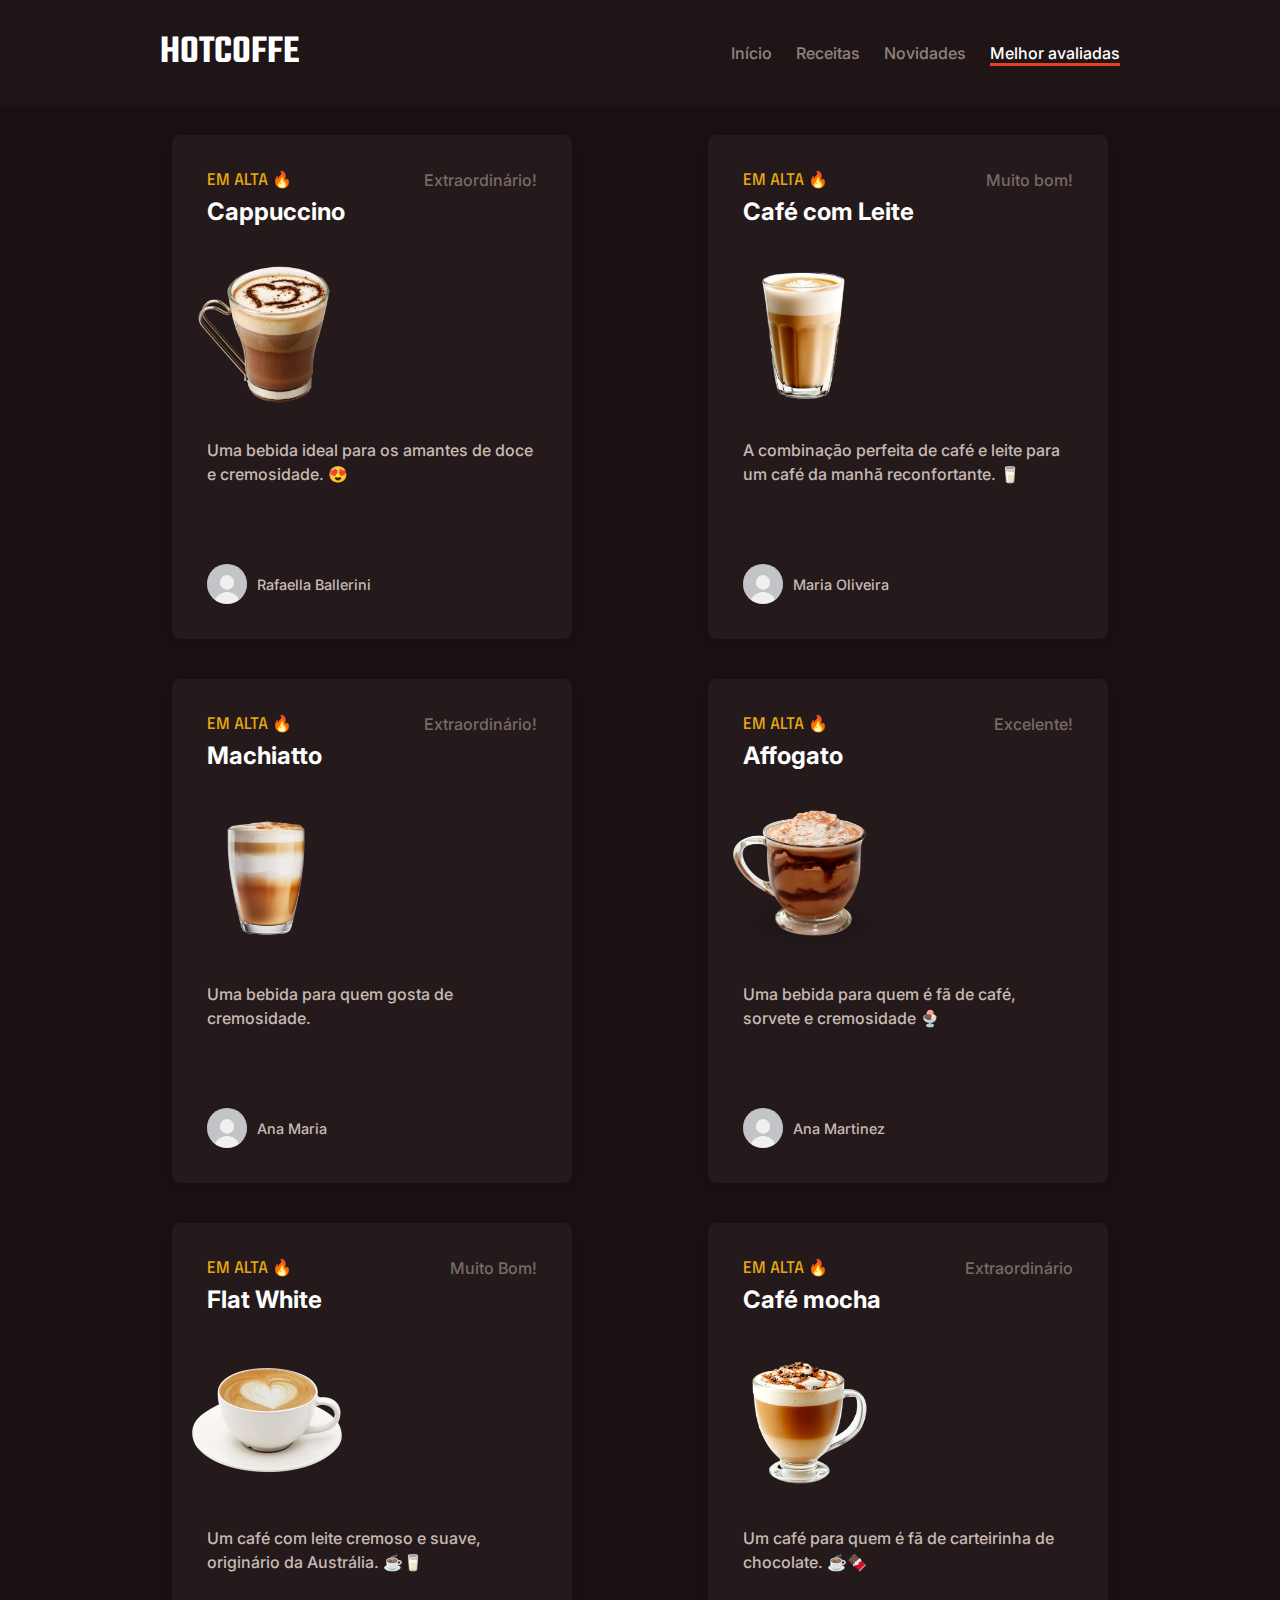
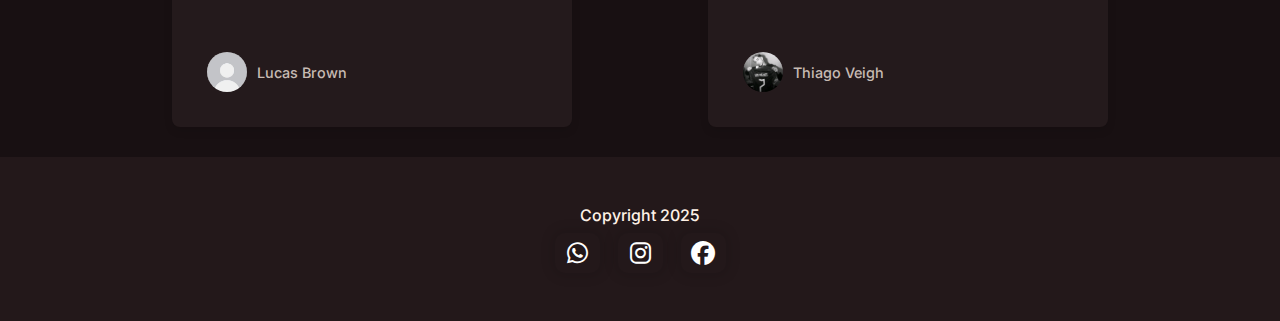
<file: melhor-avaliadas.html>
<!DOCTYPE html>
<html lang="pt-br">
<head>
    <meta charset="UTF-8">
    <meta name="viewport" content="width=device-width, initial-scale=1.0">
    <title>HotCoffee</title>
    <link rel="stylesheet" type="text/css" href="style4.css">
    <!-- Link para o Font Awesome (ícones) -->
    <link rel="stylesheet" href="https://cdnjs.cloudflare.com/ajax/libs/font-awesome/6.7.2/css/all.min.css" integrity="sha512-Evv84Mr4kqVGRNSgIGL/F/aIDqQb7xQ2vcrdIwxfjThSH8CSR7PBEakCr51Ck+w+/U6swU2Im1vVX0SVk9ABhg==" crossorigin="anonymous" referrerpolicy="no-referrer" />
    <!-- Importação do jQuery -->
    <script src="https://cdnjs.cloudflare.com/ajax/libs/jquery/3.7.1/jquery.min.js" integrity="sha512-v2CJ7UaYy4JwqLDIrZUI/4hqeoQieOmAZNXBeQyjo21dadnwR+8ZaIJVT8EE2iyI61OV8e6M8PP2/4hpQINQ/g==" crossorigin="anonymous" referrerpolicy="no-referrer"></script>
</head>

<body>
    <header>
        <nav class="navbar">
            <span class="logo">hotcoffe<a name="#home"></a></span>
            <ul class="menu">
                <li class="menu-item">
                    <a href="index.html">Início</a>
                </li>
                <li class="menu-item">
                    <a href='index.html'>Receitas</a>
                </li>
                <li class="menu-item">
                    <a href="Novidades.html">Novidades</a>
                </li>
                <li class="menu-item active">
                    <a href="melhor-avaliadas.html">Melhor avaliadas</a>
                </li>
            </ul>

            <button class="btn-mobile">
                <i class="fa-solid fa-bars"></i>
            </button>
        </nav>

        <div class="menu-mobile">
            <ul class="mobile-nav-list">
                <li class="menu-item">
                    <a href="index.html">Início</a>
                </li>
                <li class="menu-item">
                    <a href='index.html'>Receitas</a>
                </li>
                <li class="menu-item">
                    <a href="Novidades.html">Novidades</a>
                </li>
                <li class="menu-item active">
                    <a href="melhor-avaliadas.html">Melhor avaliadas</a>
                </li>
            </ul>
        </div>

    </header>
    
    <main class="content">
        <!-- Receita 1: Americano -->
        <section class="receitas">
            <div class="receitas-card-container">
                <div class="receitas-card">
                    <header class="receitas-card-cabecalho">
                        <div class="receitas-card-cabecalho-detalhes">
                            <span class="destaque amarelo">em alta 🔥</span>
                            <h3 class="receita-titulo">Cappuccino</h3>
                        </div>
                        <p class="receita-avaliacao">Extraordinário!</p>
                    </header>
                    <img class="receita-imagem" src="Cappuccino.png" />
                    <p class="receita-descricao">Uma bebida ideal para os amantes de doce e cremosidade. 😍</p>

                    <div class="receita-ingredientes">
                        <h4>Ingredientes:</h4>
                        <ul>
                            <li>1 dose de espresso</li>
                            <li>100ml de leite vaporizado</li>
                            <li>Espuma de leite</li>
                            <li>Chocolate em pó (opcional)</li>
                        </ul>
                    </div>
                    
                    <div class="receita-preparo">
                        <h4>Modo de Preparo:</h4>
                        <ol>
                            <li>Prepare uma dose de espresso.</li>
                            <li>Vaporize o leite até ficar cremoso.</li>
                            <li>Despeje o leite vaporizado sobre o espresso.</li>
                            <li>Adicione a espuma de leite por cima.</li>
                            <li>Polvilhe com chocolate em pó, se desejar.</li>
                        </ol>
                    </div>

                    <div class="receita-autor">
                        <img src="Avatar-3.jpg" />
                        <span class="receita-autor-nome">Rafaella Ballerini</span>
                    </div>
                </div>
            </div>
        
        <!-- Receita 2: Café com Leite -->
            <div class="receitas-card-container">
                <div class="receitas-card">
                    <header class="receitas-card-cabecalho">
                        <div class="receitas-card-cabecalho-detalhes">
                            <span class="destaque amarelo">em alta 🔥</span>
                            <h3 class="receita-titulo">Café com Leite</h3>
                        </div>
                        <p class="receita-avaliacao">Muito bom!</p>
                    </header>
                    <img class="receita-imagem" src="Café-com-leite.png" />
                    <p class="receita-descricao">A combinação perfeita de café e leite para um café da manhã reconfortante. 🥛</p>
                    <div class="receita-ingredientes">
                        <h4>Ingredientes:</h4>
                        <ul>
                            <li>Café coado ou espresso</li>
                            <li>Leite quente ou em pó</li>
                        </ul>
                    </div>
                    <div class="receita-preparo">
                        <h4>Modo de Preparo:</h4>
                        <ol>
                            <li>Prepare o café ou espresso.</li>
                            <li>Aqueça o leite (sem vaporizar).</li>
                            <li>Misture o café e o leite em partes iguais.</li>
                        </ol>
                    </div>
                    <div class="receita-autor">
                        <img src="Avatar-3.jpg" />
                        <span class="receita-autor-nome">Maria Oliveira</span>
                    </div>
                </div>
            </div>

            <div class="receitas-card-container">
                <div class="receitas-card">
                    <header class="receitas-card-cabecalho">
                        <div class="receitas-card-cabecalho-detalhes">
                            <span class="destaque amarelo">em alta 🔥</span>
                            <h3 class="receita-titulo">Machiatto</h3>
                        </div>
                        <p class="receita-avaliacao">Extraordinário!</p>
                    </header>
                    <img class="receita-imagem" src="Macchiato.png" />
                    <p class="receita-descricao">Uma bebida para quem gosta de cremosidade.</p>
                    <div class="receita-ingredientes">
                        <h4>Ingredientes:</h4>
                        <ul>
                            <li>Café espresso</li>
                            <li>100ml de leite vaporizado ou espuma</li>
                        </ul>
                    </div>
                    <div class="receita-preparo">
                        <h4>Modo de Preparo:</h4>
                        <ol>
                            <li>Prepare uma dose de espresso.</li>
                            <li>Adicione uma pequena quantidade de 
                                espuma de leite sobre o espresso.</li>
                        </ol>
                    </div>
                    <div class="receita-autor">
                        <img src="Avatar-3.jpg" />
                        <span class="receita-autor-nome">Ana Maria</span>
                    </div>
                </div>
            </div>

        <!-- Receita 4: Affogato -->
            <div class="receitas-card-container">
                <div class="receitas-card">
                    <header class="receitas-card-cabecalho">
                        <div class="receitas-card-cabecalho-detalhes">
                            <span class="destaque amarelo">em alta 🔥</span>
                            <h3 class="receita-titulo">Affogato</h3>
                        </div>
                        <p class="receita-avaliacao">Excelente!</p>
                    </header>
                    <img class="receita-imagem" src="Café-affogato.png" />
                    <p class="receita-descricao">Uma bebida para quem é fã de café, sorvete e cremosidade 🍨</p>
                    <div class="receita-ingredientes">
                        <h4>Ingredientes:</h4>
                        <ul>
                            <li>6 colheres (sopa) de café moído para prensa francesa</li>
                            <li>300 ml de água filtrada</li>
                        </ul>
                    </div>
                    <div class="receita-preparo">
                        <h4>Modo de Preparo:</h4>
                        <ol>
                            <li>Coloque o sorvete em uma tigela ou copo.</li>
                            <li>Despeje o espresso quente sobre o sorvete.</li>
                        </ol>
                    </div>
                    <div class="receita-autor">
                        <img src="Avatar-3.jpg" />
                        <span class="receita-autor-nome">Ana Martinez</span>
                    </div>
                </div>
            </div>

        <!-- Receita 5: Flat White -->
            <div class="receitas-card-container">
                <div class="receitas-card">
                    <header class="receitas-card-cabecalho">
                        <div class="receitas-card-cabecalho-detalhes">
                            <span class="destaque amarelo">em alta 🔥</span>
                            <h3 class="receita-titulo">Flat White</h3>
                        </div>
                        <p class="receita-avaliacao">Muito Bom!</p>
                    </header>
                    <img class="receita-imagem" src="Café-flat-white.png" />
                    <p class="receita-descricao">Um café com leite cremoso e suave, originário da Austrália. ☕🥛</p>
                    <div class="receita-ingredientes">
                        <h4>Ingredientes:</h4>
                        <ul>
                            <li>60 ml de café expresso-duplo</li>
                            <li>90 ml de leite vaporizado</li>
                        </ul>
                    </div>
                    <div class="receita-preparo">
                        <h4>Modo de Preparo:</h4>
                        <ol>
                            <li>Prepare uma dose de espresso.</li>
                            <li>Vaporize o leite até ficar cremoso, com pouca espuma.</li>
                            <li>Despeje o leite sobre o espresso, criando uma textura suave.</li>
                        </ol>
                    </div>
                    <div class="receita-autor">
                        <img src="Avatar-3.jpg" />
                        <span class="receita-autor-nome">Lucas Brown</span>
                    </div>
                </div>
            </div>

            <div class="receitas-card-container">
                <div class="receitas-card">
                    <header class="receitas-card-cabecalho">
                        <div class="receitas-card-cabecalho-detalhes">
                            <span class="destaque amarelo">em alta 🔥</span>
                            <h3 class="receita-titulo">Café mocha</h3>
                        </div>
                        <p class="receita-avaliacao">Extraordinário</p>
                    </header>
                    <img class="receita-imagem" src="Mocha.png" />
                    <p class="receita-descricao">Um café para quem é fã de carteirinha de chocolate. ☕🍫</p>

                    <div class="receita-ingredientes">
                        <h4>Ingredientes:</h4>
                        <ul>
                            <li>Café espresso</li>
                            <li>Leite vaporizado</li>
                            <li>Chocolate (em pó ou calda)</li>
                            <li>Chantilly (opcional)</li>
                            <li>Cacau (opcional)</li>
                        </ul>
                    </div>
                    <div class="receita-preparo">
                        <h4>Modo de Preparo:</h4>
                        <ol>
                            <li>Misture o chocolate com o espresso até dissolver.</li>
                            <li>Vaporize o leite e adicione à mistura de café e chocolate.</li>
                            <li>Finalize com chantilly e uma pitada de cacau.</li>
                        </ol>
                    </div>
                    <div class="receita-autor">
                        <img src="Avatar-2.jpg" />
                        <span class="receita-autor-nome">Thiago Veigh</span>
                    </div>
                </div>
            </div>
        </section>
    </main>
    <footer>
        <p class="footer-copy">Copyright 2025</p>
        <div class="social-media-buttons">
            <a href="">
                <i class="fa-brands fa-whatsapp"></i>
            </a>
    
            <a href="">
                <i class="fa-brands fa-instagram"></i>
            </a>
    
            <a href="">
                <i class="fa-brands fa-facebook"></i>
            </a>
        </div>
    </footer>
    <script src="script.js"></script>
</body>
</html>
</file>
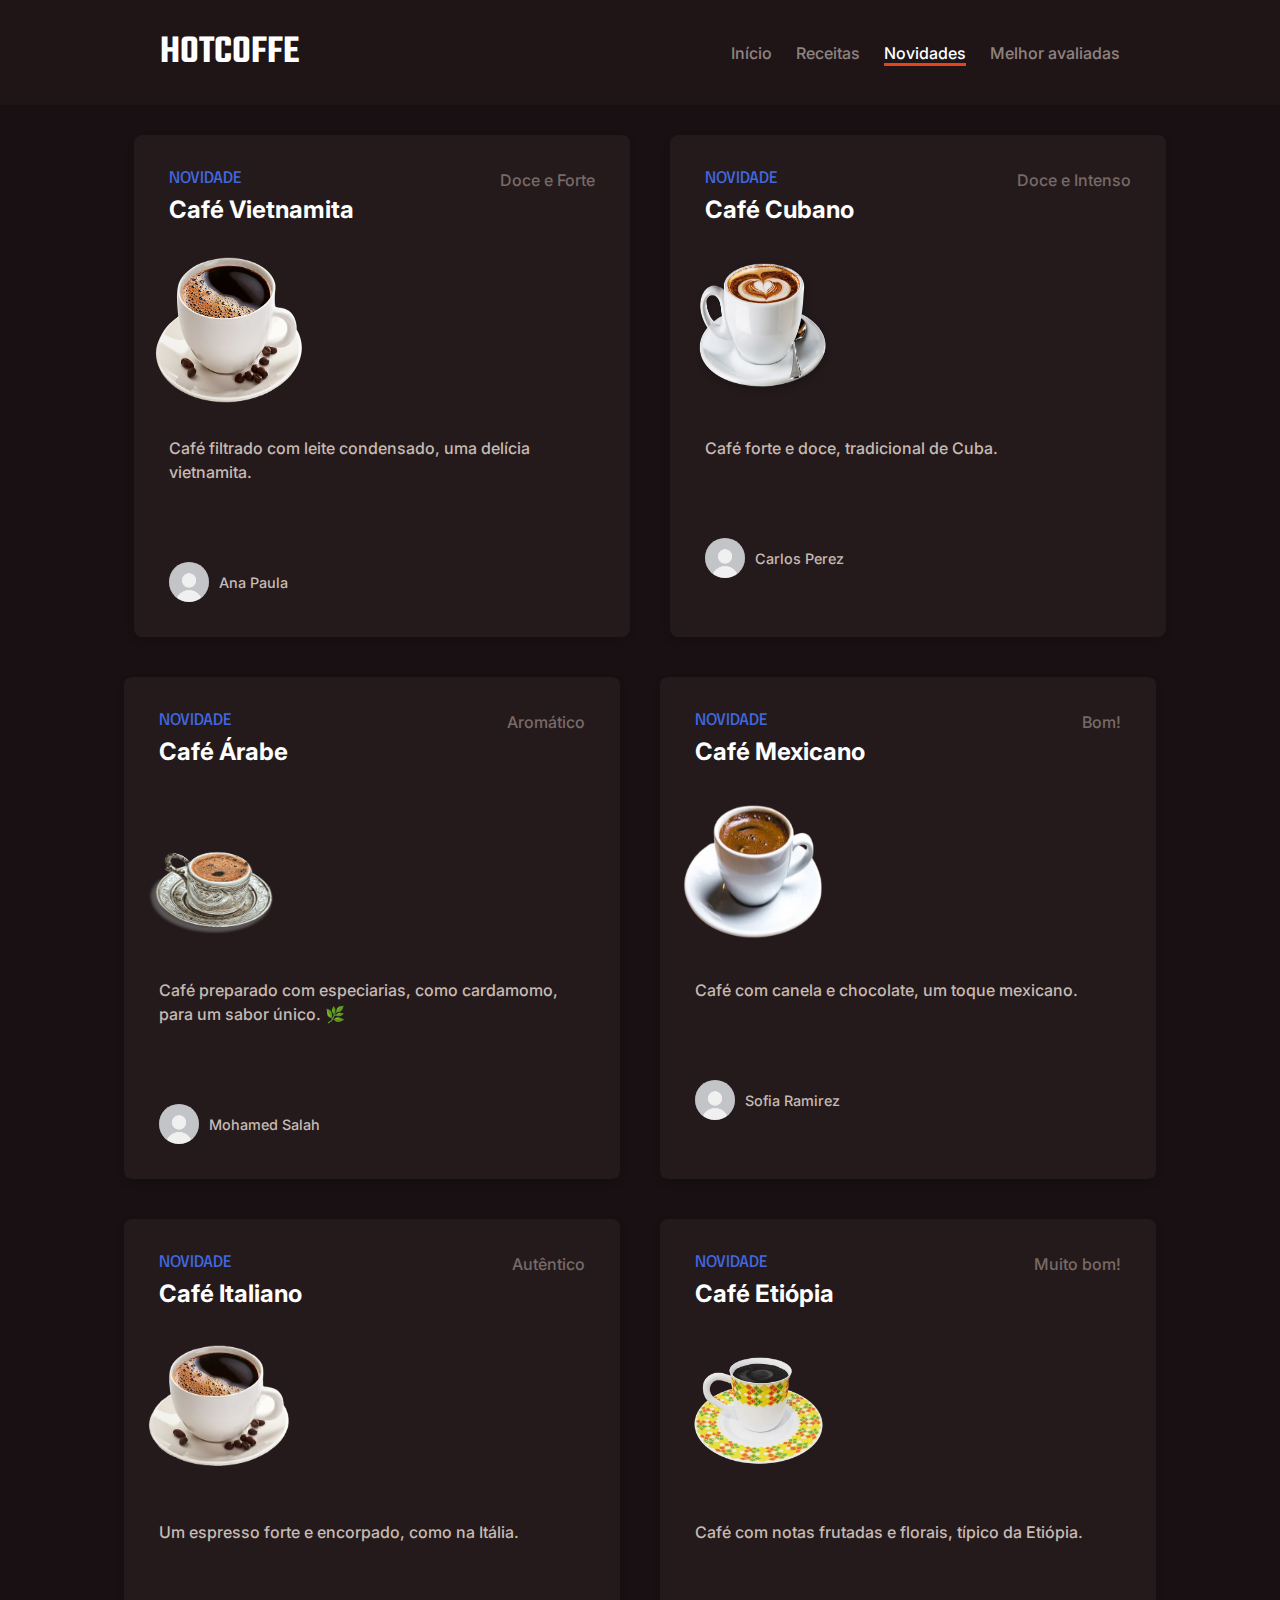
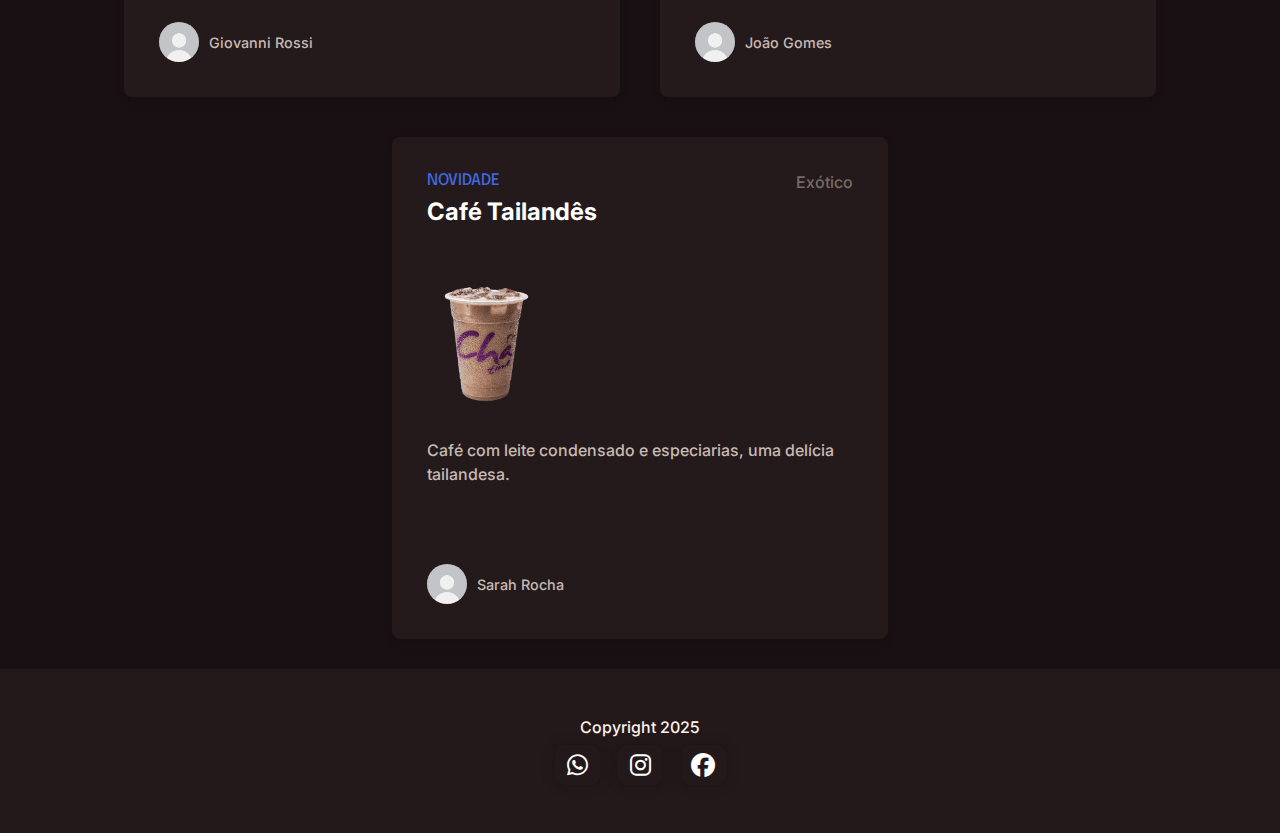
<file: Novidades.html>
<!DOCTYPE html>
<html lang="pt-br">
<head>
    <meta charset="UTF-8">
    <meta name="viewport" content="width=device-width, initial-scale=1.0">
    <title>HotCoffee</title>
    <link rel="stylesheet" type="text/css" href="style3.css">
    <!-- Link para o Font Awesome (ícones) -->
    <link rel="stylesheet" href="https://cdnjs.cloudflare.com/ajax/libs/font-awesome/6.7.2/css/all.min.css" integrity="sha512-Evv84Mr4kqVGRNSgIGL/F/aIDqQb7xQ2vcrdIwxfjThSH8CSR7PBEakCr51Ck+w+/U6swU2Im1vVX0SVk9ABhg==" crossorigin="anonymous" referrerpolicy="no-referrer" />
    <!-- Importação do jQuery -->
    <script src="https://cdnjs.cloudflare.com/ajax/libs/jquery/3.7.1/jquery.min.js" integrity="sha512-v2CJ7UaYy4JwqLDIrZUI/4hqeoQieOmAZNXBeQyjo21dadnwR+8ZaIJVT8EE2iyI61OV8e6M8PP2/4hpQINQ/g==" crossorigin="anonymous" referrerpolicy="no-referrer"></script>
</head>
<body>
    <header>
        <nav class="navbar">
            <span class="logo">hotcoffe<a name="#home"></a></span>
            <ul class="menu">
                <li class="menu-item">
                    <a href="index.html">Início</a>
                </li>
                <li class="menu-item">
                    <a href='index.html'>Receitas</a>
                </li>
                <li class="menu-item active">
                    <a href="Novidades.html">Novidades</a>
                </li>
                <li class="menu-item">
                    <a href="melhor-avaliadas.html">Melhor avaliadas</a>
                </li>
            </ul>

            <button class="btn-mobile">
                <i class="fa-solid fa-bars"></i>
            </button>
        </nav>

        <div class="menu-mobile">
            <ul class="mobile-nav-list">
                <li class="menu-item">
                    <a href="index.html">Início</a>
                </li>
                <li class="menu-item">
                    <a href='index.html'>Receitas</a>
                </li>
                <li class="menu-item active">
                    <a href="Novidades.html">Novidades</a>
                </li>
                <li class="menu-item">
                    <a href="melhor-avaliadas.html">Melhor avaliadas</a>
                </li>
            </ul>
        </div>
    </header>
    <main class="content">
        <!-- Receita 7: Café Vietnamita -->
        <section class="receitas"> <a name="receitas"></a>
            <div class="receitas-card-container" >
                <div class="receitas-card">
                    <header class="receitas-card-cabecalho">
                        <div class="receitas-card-cabecalho-detalhes">
                            <span class="destaque azul">novidade</span>
                            <h3 class="receita-titulo">Café Vietnamita</h3>
                        </div>
                        <p class="receita-avaliacao">Doce e Forte</p>
                    </header>
                    <img class="receita-imagem" src="Café-vietnamita.png"/>
                    <p class="receita-descricao">Café filtrado com leite condensado, uma delícia vietnamita.</p>
                    <div class="receita-ingredientes">
                        <h4>Ingredientes:</h4>
                        <ul>
                            <li>Café forte</li>
                            <li>Leite condesado</li>
                            <li>Gelo</li>
                        </ul>
                    </div>
                    <div class="receita-preparo">
                        <h4>Modo de Preparo:</h4>
                        <ol>
                            <li>Prepare uma dose de espresso.</li>
                            <li>Vaporize o leite até ficar cremoso.</li>
                            <li>Despeje o leite vaporizado sobre o espresso.</li>
                            <li>Adicione a espuma de leite por cima.</li>
                            <li>Polvilhe com chocolate em pó, se desejar.</li>
                        </ol>
                    </div>
                    <div class="receita-autor">
                        <img src="Avatar-3.jpg" />
                        <span class="receita-autor-nome">Ana Paula</span>
                    </div>
                </div>
            </div>

        <!-- Receita 8: Café Cubano -->
            <div class="receitas-card-container">
                <div class="receitas-card">
                    <header class="receitas-card-cabecalho">
                        <div class="receitas-card-cabecalho-detalhes">
                            <span class="destaque azul">novidade</span>
                            <h3 class="receita-titulo">Café Cubano</h3>
                        </div>
                        <p class="receita-avaliacao">Doce e Intenso</p>
                    </header>
                    <img class="receita-imagem" src="Café-cubano.png"/>
                    <p class="receita-descricao">Café forte e doce, tradicional de Cuba.</p>
                    <div class="receita-ingredientes">
                        <h4>Ingredientes:</h4>
                        <ul>
                            <li>Café espresso</li>
                            <li>Açúcar</li>
                        </ul>
                    </div>
                    <div class="receita-preparo">
                        <h4>Modo de Preparo:</h4>
                        <ol>
                            <li>Prepare uma dose de espresso.</li>
                            <li>Vaporize o leite até ficar cremoso.</li>
                            <li>Despeje o leite vaporizado sobre o espresso.</li>
                            <li>Adicione a espuma de leite por cima.</li>
                            <li>Polvilhe com chocolate em pó, se desejar.</li>
                        </ol>
                    </div>
                    <div class="receita-autor">
                        <img src="Avatar-3.jpg" />
                        <span class="receita-autor-nome">Carlos Perez</span>
                    </div>
                </div>
            </div>

        <!-- Receita 9: Café Árabe -->
            <div class="receitas-card-container">
                <div class="receitas-card">
                    <header class="receitas-card-cabecalho">
                        <div class="receitas-card-cabecalho-detalhes">
                            <span class="destaque azul">novidade</span>
                            <h3 class="receita-titulo">Café Árabe</h3>
                        </div>
                        <p class="receita-avaliacao">Aromático</p>
                    </header>
                    <img class="receita-imagem" src="Café-árabe.png"/>
                    <p class="receita-descricao">Café preparado com especiarias, como cardamomo, para um sabor único. 🌿</p>
                    <div class="receita-ingredientes">
                        <h4>Ingredientes:</h4>
                        <ul>
                            <li>Café moído grosseiramente</li>
                            <li>Cardamomo</li>
                            <li>Água</li>
                            <li>Açúcar</li>
                        </ul>
                    </div>
                    <div class="receita-preparo">
                        <h4>Modo de Preparo:</h4>
                        <ol>
                            <li>Prepare uma dose de espresso.</li>
                            <li>Vaporize o leite até ficar cremoso.</li>
                            <li>Despeje o leite vaporizado sobre o espresso.</li>
                            <li>Adicione a espuma de leite por cima.</li>
                            <li>Polvilhe com chocolate em pó, se desejar.</li>
                        </ol>
                    </div>
                    <div class="receita-autor">
                        <img src="Avatar-3.jpg" />
                        <span class="receita-autor-nome">Mohamed Salah</span>
                    </div>
                </div>
            </div>

        <!-- Receita 10: Café Mexicano -->
            <div class="receitas-card-container">
                <div class="receitas-card">
                    <header class="receitas-card-cabecalho">
                        <div class="receitas-card-cabecalho-detalhes">
                            <span class="destaque azul">novidade</span>
                            <h3 class="receita-titulo">Café Mexicano</h3>
                        </div>
                        <p class="receita-avaliacao">Bom!</p>
                    </header>
                    <img class="receita-imagem" src="Café-mexicano.png"/>
                    <p class="receita-descricao">Café com canela e chocolate, um toque mexicano.</p>
                    <div class="receita-ingredientes">
                        <h4>Ingredientes:</h4>
                        <ul>
                            <li>Café</li>
                            <li>Açúcar mascavo</li>
                            <li>Canela</li>
                            <li>Água</li>
                        </ul>
                    </div>
                    <div class="receita-preparo">
                        <h4>Modo de Preparo:</h4>
                        <ol>
                            <li>Prepare uma dose de espresso.</li>
                            <li>Vaporize o leite até ficar cremoso.</li>
                            <li>Despeje o leite vaporizado sobre o espresso.</li>
                            <li>Adicione a espuma de leite por cima.</li>
                            <li>Polvilhe com chocolate em pó, se desejar.</li>
                        </ol>
                    </div>
                    <div class="receita-autor">
                        <img src="Avatar-3.jpg" />
                        <span class="receita-autor-nome">Sofia Ramirez</span>
                    </div>
                </div>
            </div>

        <!-- Receita 11: Café Italiano -->
            <div class="receitas-card-container">
                <div class="receitas-card">
                    <header class="receitas-card-cabecalho">
                        <div class="receitas-card-cabecalho-detalhes">
                            <span class="destaque azul">novidade</span>
                            <h3 class="receita-titulo">Café Italiano</h3>
                        </div>
                        <p class="receita-avaliacao">Autêntico</p>
                    </header>
                    <img class="receita-imagem" src="Café-italiano.png"/>
                    <p class="receita-descricao">Um espresso forte e encorpado, como na Itália.</p>
                    <div class="receita-ingredientes">
                        <h4>Ingredientes:</h4>
                        <ul>
                            <li>Café espresso</li>
                            <li>Chocolate em pó</li>
                            <li>Espuma de leite</li>
                        </ul>
                    </div>
                    <div class="receita-preparo">
                        <h4>Modo de Preparo:</h4>
                        <ol>
                            <li>Prepare uma dose de espresso.</li>
                            <li>Vaporize o leite até ficar cremoso.</li>
                            <li>Despeje o leite vaporizado sobre o espresso.</li>
                            <li>Adicione a espuma de leite por cima.</li>
                            <li>Polvilhe com chocolate em pó, se desejar.</li>
                        </ol>
                    </div>
                    <div class="receita-autor">
                        <img src="Avatar-3.jpg" />
                        <span class="receita-autor-nome">Giovanni Rossi</span>
                    </div>
                </div>
            </div>

        <!-- Receita 12: Café Ethiopian -->
            <div class="receitas-card-container">
                <div class="receitas-card">
                    <header class="receitas-card-cabecalho">
                        <div class="receitas-card-cabecalho-detalhes">
                            <span class="destaque azul">novidade</span>
                            <h3 class="receita-titulo">Café Etiópia</h3>
                        </div>
                        <p class="receita-avaliacao">Muito bom!</p>
                    </header>
                    <img class="receita-imagem" src="Café-etiópia.png"/>
                    <p class="receita-descricao">Café com notas frutadas e florais, típico da Etiópia.</p>
                    <div class="receita-ingredientes">
                        <h4>Ingredientes:</h4>
                        <ul>
                            <li>Café espresso</li>
                            <li>Açúcar</li>
                        </ul>
                    </div>
                    <div class="receita-preparo">
                        <h4>Modo de Preparo:</h4>
                        <ol>
                            <li>Prepare uma dose de espresso.</li>
                            <li>Vaporize o leite até ficar cremoso.</li>
                            <li>Despeje o leite vaporizado sobre o espresso.</li>
                            <li>Adicione a espuma de leite por cima.</li>
                            <li>Polvilhe com chocolate em pó, se desejar.</li>
                        </ol>
                    </div>
                    <div class="receita-autor">
                        <img src="Avatar-3.jpg" />
                        <span class="receita-autor-nome">João Gomes</span>
                    </div>
                </div>
            </div>

        <!-- Receita 13: Café Thai -->
            <div class="receitas-card-container">
                <div class="receitas-card">
                    <header class="receitas-card-cabecalho">
                        <div class="receitas-card-cabecalho-detalhes">
                            <span class="destaque azul">novidade</span>
                            <h3 class="receita-titulo">Café Tailandês</h3>
                        </div>
                        <p class="receita-avaliacao">Exótico</p>
                    </header>
                    <img class="receita-imagem" src="Café-tailandes.png" />
                    <p class="receita-descricao">Café com leite condensado e especiarias, uma delícia tailandesa.</p>
                    <div class="receita-ingredientes">
                        <h4>Ingredientes:</h4>
                        <ul>
                            <li>Café espresso</li>
                            <li>Açúcar</li>
                        </ul>
                    </div>
                    <div class="receita-preparo">
                        <h4>Modo de Preparo:</h4>
                        <ol>
                            <li>Prepare uma dose de espresso.</li>
                            <li>Vaporize o leite até ficar cremoso.</li>
                            <li>Despeje o leite vaporizado sobre o espresso.</li>
                            <li>Adicione a espuma de leite por cima.</li>
                            <li>Polvilhe com chocolate em pó, se desejar.</li>
                        </ol>
                    </div>
                    <div class="receita-autor">
                        <img src="Avatar-3.jpg" />
                        <span class="receita-autor-nome">Sarah Rocha</span>
                    </div>
                </div>
            </div>
        </section>
    </main>
    <footer>
        <p class="footer-copy">Copyright 2025</p>
        <div class="social-media-buttons">
            <a href="">
                <i class="fa-brands fa-whatsapp"></i>
            </a>
    
            <a href="">
                <i class="fa-brands fa-instagram"></i>
            </a>
    
            <a href="">
                <i class="fa-brands fa-facebook"></i>
            </a>
        </div>
    </footer>
    <script src="script.js"></script>
</body>
</html>
</file>
<file: style4.css>
@import url('https://fonts.googleapis.com/css2?family=Epilogue:wght@500&family=Inter:opsz,wght@14..32,100..900&family=Montserrat:wght@100..900&family=Roboto:wght@700&family=Teko:wght@600&display=swap');

* {
    margin: 0;
    padding: 0;
    box-sizing: border-box;
}

body {
    background: #1F1517;
    color: #FFFFFF;
}

html {
    font-family: Inter, sans-serif;
    font-weight: 500;
}

ul {
    list-style: none;
}

.navbar {
    max-width: 1280px;
    margin: auto;
    padding: 1.5rem 10rem;
    display: flex;
    flex-direction: row;
    justify-content: space-between;
    align-items: center;
}

.logo {
    font-family: Teko;
    font-size: 2.5rem;
    font-weight: 600;
    text-transform: uppercase;
}

.menu {
    display: flex;
    flex-direction: row;
    gap: 1.5rem;
    color: #FFF2E780;
}

.menu-item a {
    text-decoration: none;
    color: #FFF2E780;
    cursor: pointer;
}

.menu-item.active a {
    color:#ffffff;
    border-bottom: 3px solid #e6421d;
}

.btn-mobile {
    display: none;
}

.menu-mobile {
    display: none;
}

@media (max-width: 768px) {
    .menu {
        display: none;
    }
    .btn-mobile {
        display: block;
        font-size: 1.5rem;
        cursor: pointer;
        position: absolute;
        right: 15px;
    }

    .menu-mobile {
        position: absolute;
        top: 90px;
        left: 0;
        width: 100%;
        background: #1F1517;
        text-align: center;
        display: none;
        flex-direction: column;
        padding: 20px;
        transition: transform 0.3s ease-in-out;
    }

    .menu-mobile.active {
        display: flex;
        flex-direction: column;
        align-items: center;
    }   

    .menu-mobile.active + .receitas {
        margin-top: 150px; /* Ajuste conforme necessário */
        transition: margin 0.3s ease-in-out;
    }    

    .mobile-nav-list {
        display: flex;
        flex-direction: column;
        gap: 12px;
        margin: 12px 0px;
    }

    .mobile-nav-list .menu-item {
        list-style: none;
        text-align: center;
    }
}

main {
    display: flex;
    flex-direction: column;
    background-color: #181012;
}

.destaque {
    font-family: Epilogue;
    font-size: 1rem;
    font-weight: 500;
    text-transform: uppercase;
}

.marrom {
    color: #A45A49;
}

.amarelo {
    color: #E7A80E;
}

.azul {
    color: #4169E1
}

/* Estilos gerais */
.receitas {
    display: flex;
    flex-wrap: wrap;
    gap: 20px; /* Espaçamento entre os cards */
    justify-content: center; /* Centraliza os cards na página */
    padding: 20px;
}

.receitas-card-container {
    display: flex;
    justify-content: center;
    gap: 20px; /* Espaçamento entre os cards */
    width: 40%;
    margin: 10px;
}

.receitas-card {
    display: flex;
    width: 400px; /* Largura fixa */
    flex-direction: column;
    gap: 1rem;
    background-color: #241A1C;
    border-radius: 0.5rem;
    box-shadow: 0 4px 8px rgba(0, 0, 0, 0.1);
    transition: transform 0.3s ease, box-shadow 0.3s ease;
    padding: 20px;
}

.receitas-card:hover {
    transform: translateY(-5px);
    box-shadow: 0 8px 16px rgba(0, 0, 0, 0.2);
    cursor: pointer;
}

/* Estilos internos dos cards */
.receitas-card-cabecalho {
    display: flex;
    flex-direction: row;
    justify-content: space-between;
    padding: 15px;
    background-color: #241A1C;
}

.receitas-card-cabecalho-detalhes {
    display: flex;
    flex-direction: column;
    align-items: start;
    gap: 0.5rem;
}

.receita-titulo {
    margin: 0;
    font-size: 1.5rem;
    color: #ffffff;
}

.receita-avaliacao {
    font-size: 1rem;
    color: #786A67;
}

.receita-imagem {
    width: 150px;
    height: 150px;
}

.receita-descricao {
    padding: 15px;
    font-size: 1rem;
    color: #C7BAB3;
    line-height: 1.5;
}

/* Estilos para a seção de ingredientes e preparo */
.receita-ingredientes, .receita-preparo {
    max-height: 0; /* Esconde os ingredientes e preparo inicialmente */
    overflow: hidden;
    transition: max-height 0.5s ease, padding 0.5s ease;
    padding: 0 15px;
    background-color: #241A1C;
}

.receita-preparo h4 {
    margin-top: 0;
    font-size: 1rem;
    color: #ffffff;
}


.receita-ingredientes ul {
    padding-left: 25px;
}

.receita-ingredientes li {
    font-size: 0.9rem;
    list-style: disc;
}

.receita-preparo ol {
    margin: 0;
    padding-left: 25px;
    list-style-type: decimal;
}

.receita-preparo li {
    font-size: 0.9rem;
    color: #ffffff;
    margin-bottom: 5px;
}

.receitas-card.active .receita-ingredientes,
.receitas-card.active .receita-preparo {
    max-height: 500px; /* Altura máxima para exibir os ingredientes e preparo */
    padding: 15px; /* Adiciona padding ao exibir */
}

.receita-autor {
    display: flex;
    align-items: center;
    padding: 15px;
    background-color: #241A1C;
}

.receita-autor img {
    width: 40px;
    height: 40px;
    border-radius: 50%;
    margin-right: 10px;
}

.receita-autor-nome {
    font-size: 0.9rem;
    color: #C7BAB3;
}

footer {
    padding: 3rem;
    display: flex;
    flex-direction: column;
    align-items: center;
    gap: 0.5rem;
    background: #23181A;
}

.footer-copy {
    color: #FFF2E7;
    font-family: Inter;
    font-size: 1rem;
    font-weight: 500;
}

.social-media-buttons {
    display: flex;
    gap: 18px;
}

.social-media-buttons a {
    display: flex;
    align-items: center;
    justify-content: center;
    width: 45px;
    height: 40px;
    font-size: 1.50rem;
    border-radius: 10px;
    text-decoration: none;
    color: var(--color-neutral-1);
    box-shadow: 0px 0px 12px 4px rgba(0, 0, 0, 0.1);
    transition: box-shadow .3s ease;
}

.social-media-buttons a:hover {
    box-shadow: 0px 0px 12px 8px rgba(0, 0, 0, 0.1);
}

/* Media Queries para Responsividade */

/* Tablets */
@media (max-width: 768px) {
    .receitas-card-container {
        width: 100%; /* Cards ocupam 100% da largura em tablets */
    }

    .receitas-card {
        width: calc(50% - 20px); /* Dois cards por linha */
    }

    .receitas-titulo {
        font-size: 1.75rem; /* Reduz o tamanho da fonte */
    }

    .receita-titulo {
        font-size: 1.25rem;
    }
}

/* Smartphones */
@media (max-width: 480px) {
    
    .receitas-card {
        width: 100%; /* Um card por linha em smartphones */
    }

    .receitas-titulo {
        font-size: 1.5rem; /* Reduz ainda mais o tamanho da fonte */
    }

    .receita-titulo {
        font-size: 1.1rem;
    }

    .receita-imagem {
        width: 80px;
        height: 80px;
    }

    .receita-descricao {
        font-size: 0.9rem;
    }

    footer {
        padding: 2rem; /* Reduz o padding no footer */
    }
}
</file>
<file: style3.css>
@import url('https://fonts.googleapis.com/css2?family=Epilogue:wght@500&family=Inter:opsz,wght@14..32,100..900&family=Montserrat:wght@100..900&family=Roboto:wght@700&family=Teko:wght@600&display=swap');

* {
    margin: 0;
    padding: 0;
    box-sizing: border-box;
}

body {
    background: #1F1517;
    color: #FFFFFF;
}

html {
    font-family: Inter, sans-serif;
    font-weight: 500;
}

ul {
    list-style: none;
}

.navbar {
    max-width: 1280px;
    margin: auto;
    padding: 1.5rem 10rem;
    display: flex;
    flex-direction: row;
    justify-content: space-between;
    align-items: center;
}

.logo {
    font-family: Teko;
    font-size: 2.5rem;
    font-weight: 600;
    text-transform: uppercase;
}

.menu {
    display: flex;
    flex-direction: row;
    gap: 1.5rem;
    color: #FFF2E780;
}

.menu-item a {
    text-decoration: none;
    color: #FFF2E780;
    cursor: pointer;
}

.menu-item.active a {
    color:#ffffff;
    border-bottom: 3px solid #e6421d;
}

.btn-mobile {
    display: none;
}

.menu-mobile {
    display: none;
}

@media (max-width: 768px) {
    .menu {
        display: none;
    }
    .btn-mobile {
        display: block;
        font-size: 1.5rem;
        cursor: pointer;
        position: absolute;
        right: 15px;
    }

    .menu-mobile {
        position: absolute;
        top: 90px;
        left: 0;
        width: 100%;
        background: #1F1517;
        text-align: center;
        display: none;
        flex-direction: column;
        padding: 20px;
        transition: transform 0.3s ease-in-out;
    }

    .menu-mobile.active {
        display: flex;
        flex-direction: column;
        align-items: center;
    }   

    .menu-mobile.active + .receitas {
        margin-top: 150px; /* Ajuste conforme necessário */
        transition: margin 0.3s ease-in-out;
    }    

    .mobile-nav-list {
        display: flex;
        flex-direction: column;
        gap: 12px;
        margin: 12px 0px;
    }

    .mobile-nav-list .menu-item {
        list-style: none;
        text-align: center;
    }
}

main {
    display: flex;
    flex-direction: column;
    background-color: #181012;
}

.destaque {
    font-family: Epilogue;
    font-size: 1rem;
    font-weight: 500;
    text-transform: uppercase;
}

.marrom {
    color: #A45A49;
}

.amarelo {
    color: #E7A80E;
}

.azul {
    color: #4169E1
}

/* Estilos gerais */
.receitas {
    display: flex;
    flex-wrap: wrap;
    gap: 20px; /* Espaçamento entre os cards */
    justify-content: center; /* Centraliza os cards na página */
    padding: 20px;
}

.receitas-card-container {
    display: flex;
    justify-content: center;
    gap: 20px; /* Espaçamento entre os cards */
    width: 40%;
    margin: 10px;
}

.receitas-card {
    display: flex;
    flex-direction: column;
    gap: 1rem;
    background-color: #241A1C;
    width: 100%;
    border-radius: 0.5rem;
    box-shadow: 0 4px 8px rgba(0, 0, 0, 0.1);
    transition: transform 0.3s ease, box-shadow 0.3s ease;
    padding: 20px;
}

.receitas-card:hover {
    transform: translateY(-5px);
    box-shadow: 0 8px 16px rgba(0, 0, 0, 0.2);
    cursor: pointer;
}

/* Estilos internos dos cards */
.receitas-card-cabecalho {
    display: flex;
    flex-direction: row;
    justify-content: space-between;
    padding: 15px;
    background-color: #241A1C;
}

.receitas-card-cabecalho-detalhes {
    display: flex;
    flex-direction: column;
    align-items: start;
    gap: 0.5rem;
}

.receita-titulo {
    margin: 0;
    font-size: 1.5rem;
    color: #ffffff;
}

.receita-avaliacao {
    font-size: 1rem;
    color: #786A67;
}

.receita-imagem {
    width: 150px;
    height: 150px;
}

.receita-descricao {
    padding: 15px;
    font-size: 1rem;
    color: #C7BAB3;
    line-height: 1.5;
}

/* Estilos para a seção de ingredientes e preparo */
.receita-ingredientes, .receita-preparo {
    max-height: 0; /* Esconde os ingredientes e preparo inicialmente */
    overflow: hidden;
    transition: max-height 0.5s ease, padding 0.5s ease;
    padding: 0 15px;
    background-color: #241A1C;
}

.receita-preparo h4 {
    margin-top: 0;
    font-size: 1rem;
    color: #ffffff;
}


.receita-ingredientes ul {
    padding-left: 25px;
}

.receita-ingredientes li {
    font-size: 0.9rem;
    list-style: disc;
}

.receita-preparo ol {
    margin: 0;
    padding-left: 25px;
    list-style-type: decimal;
}

.receita-preparo li {
    font-size: 0.9rem;
    color: #ffffff;
    margin-bottom: 5px;
}

.receitas-card.active .receita-ingredientes,
.receitas-card.active .receita-preparo {
    max-height: 500px; /* Altura máxima para exibir os ingredientes e preparo */
    padding: 15px; /* Adiciona padding ao exibir */
}


.receita-autor {
    display: flex;
    align-items: center;
    padding: 15px;
    background-color: #241A1C;
}

.receita-autor img {
    width: 40px;
    height: 40px;
    border-radius: 50%;
    margin-right: 10px;
}

.receita-autor-nome {
    font-size: 0.9rem;
    color: #C7BAB3;
}

footer {
    padding: 3rem;
    display: flex;
    flex-direction: column;
    align-items: center;
    gap: 0.5rem;
    background: #23181A;
}

.footer-copy {
    color: #FFF2E7;
    font-family: Inter;
    font-size: 1rem;
    font-weight: 500;
}

.social-media-buttons {
    display: flex;
    gap: 18px;
}

.social-media-buttons a {
    display: flex;
    align-items: center;
    justify-content: center;
    width: 45px;
    height: 40px;
    font-size: 1.50rem;
    border-radius: 10px;
    text-decoration: none;
    color: var(--color-neutral-1);
    box-shadow: 0px 0px 12px 4px rgba(0, 0, 0, 0.1);
    transition: box-shadow .3s ease;
}

.social-media-buttons a:hover {
    box-shadow: 0px 0px 12px 8px rgba(0, 0, 0, 0.1);
}

/* Media Queries para Responsividade */

/* Tablets */
@media (max-width: 768px) {
    .receitas-card-container {
        width: 100%; /* Cards ocupam 100% da largura em tablets */
    }

    .receitas-card {
        width: calc(50% - 20px); /* Dois cards por linha */
    }

    .receitas-titulo {
        font-size: 1.75rem; /* Reduz o tamanho da fonte */
    }

    .receita-titulo {
        font-size: 1.25rem;
    }
}

/* Smartphones */
@media (max-width: 480px) {
    
    .receitas-card {
        width: 100%; /* Um card por linha em smartphones */
    }

    .receitas-titulo {
        font-size: 1.5rem; /* Reduz ainda mais o tamanho da fonte */
    }

    .receita-titulo {
        font-size: 1.1rem;
    }

    .receita-imagem {
        width: 80px;
        height: 80px;
    }

    .receita-descricao {
        font-size: 0.9rem;
    }

    footer {
        padding: 2rem; /* Reduz o padding no footer */
    }
}
</file>
